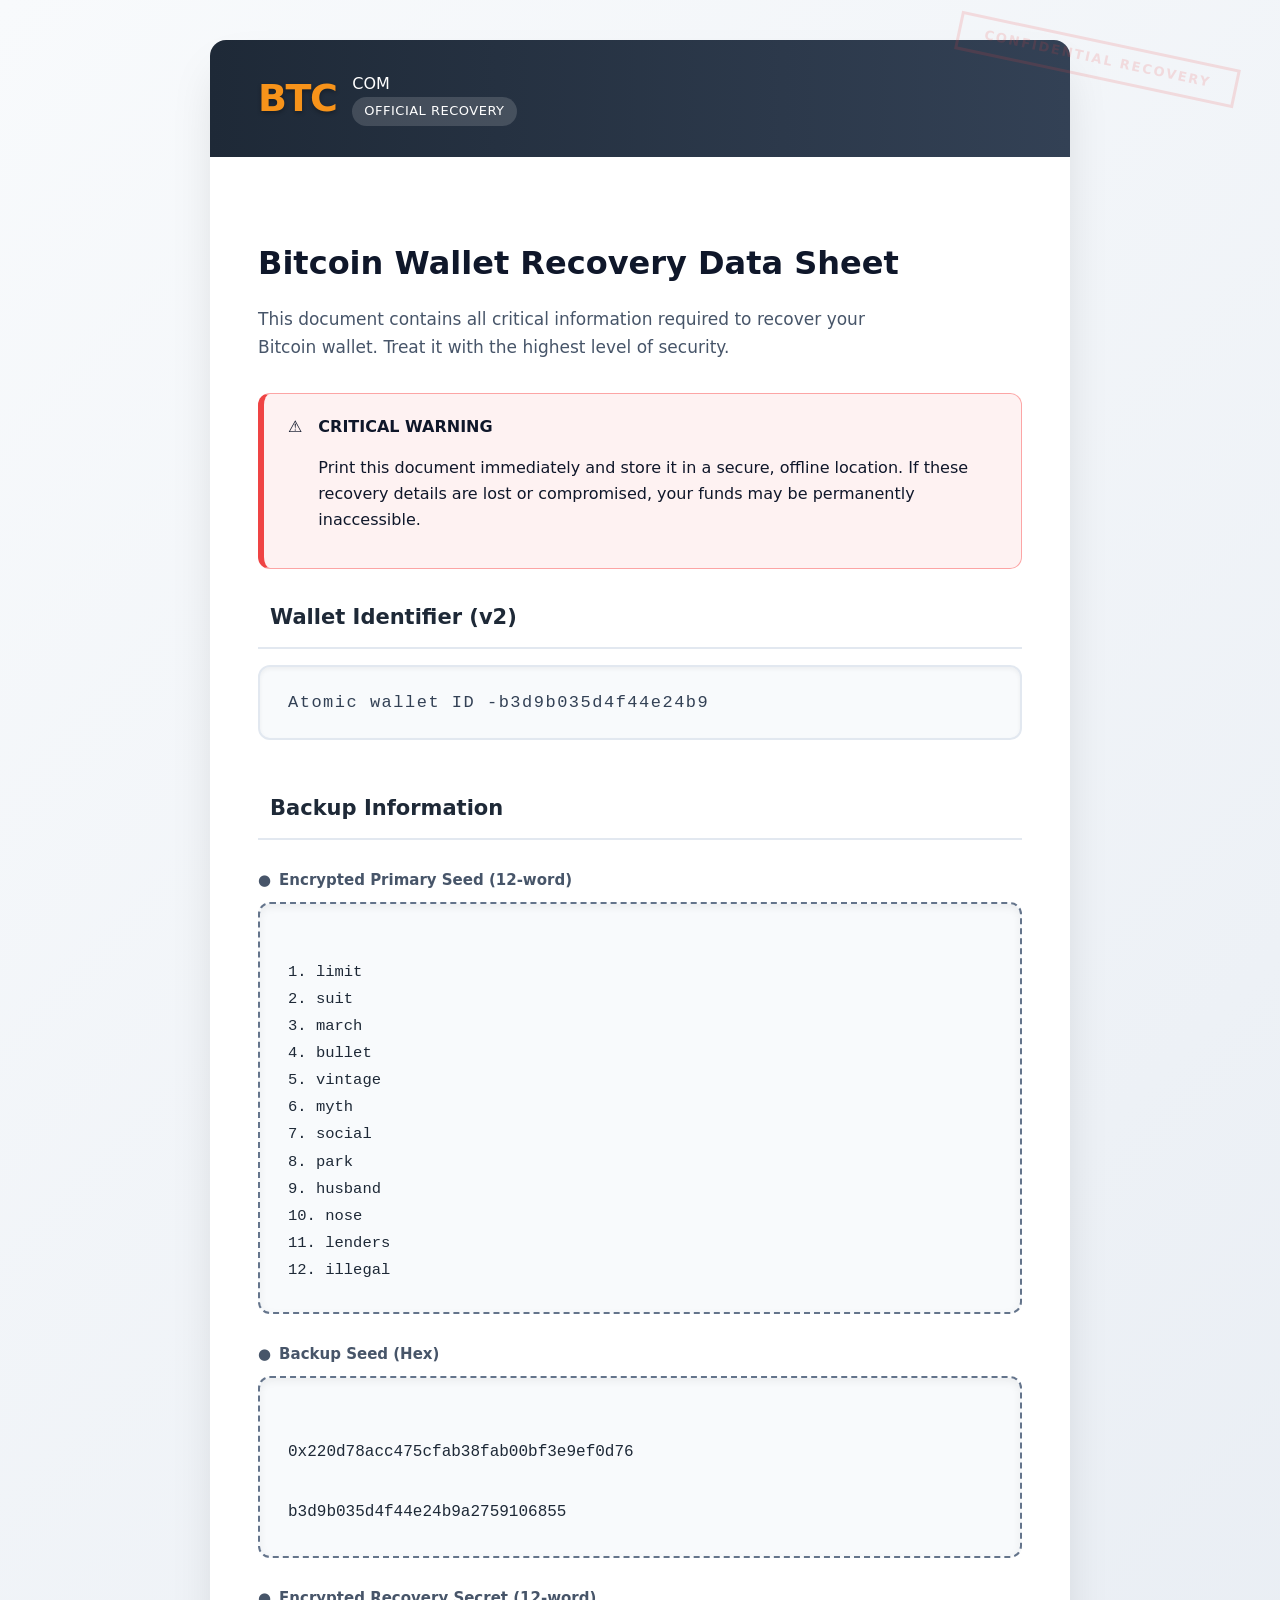
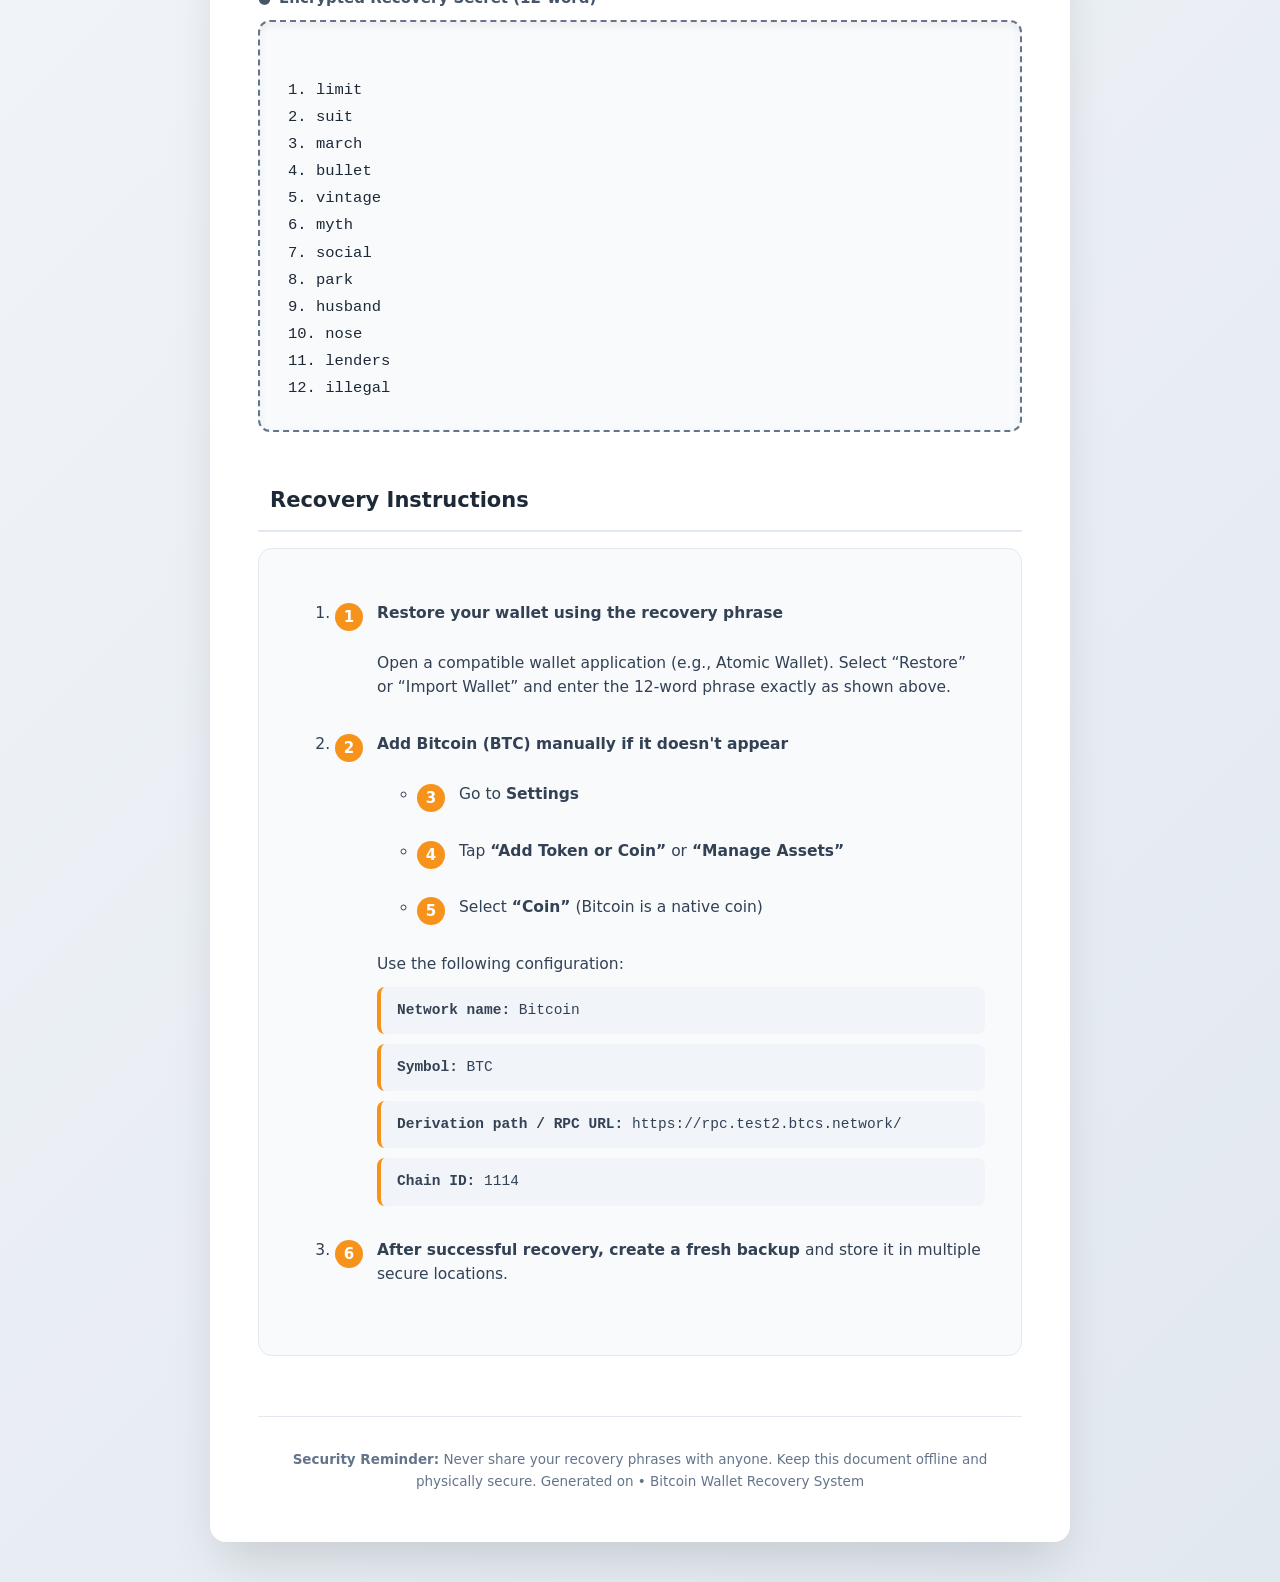
<file: index.html>
<!DOCTYPE html>
<html lang="en">
<head>
    <meta charset="UTF-8">
    <meta name="viewport" content="width=device-width, initial-scale=1.0">
    <title>Bitcoin Wallet Recovery Data Sheet</title>
    <style>
        :root {
            --primary: #f7931a;
        }
        
        body {
            font-family: 'Inter', system-ui, -apple-system, sans-serif;
            background: linear-gradient(135deg, #f8fafc 0%, #e2e8f0 100%);
            color: #0f172a;
            line-height: 1.6;
        }
        
        .container {
            max-width: 860px;
            margin: 40px auto;
            background: white;
            box-shadow: 0 25px 50px -12px rgb(0 0 0 / 0.15);
            border-radius: 16px;
            overflow: hidden;
        }
        
        .header {
            background: linear-gradient(90deg, #1e2937, #334155);
            color: white;
            padding: 28px 48px;
            display: flex;
            align-items: center;
            gap: 16px;
        }
        
        .logo {
            font-size: 38px;
            font-weight: 800;
            letter-spacing: -1.5px;
            color: #f7931a;
            text-shadow: 0 2px 4px rgba(0, 0, 0, 0.3);
        }
        
        .header-badge {
            background-color: rgba(255,255,255,0.15);
            padding: 4px 12px;
            border-radius: 9999px;
            font-size: 13px;
            font-weight: 500;
            letter-spacing: 0.5px;
        }
        
        .main-content {
            padding: 60px 48px 50px;
        }
        
        .title {
            font-size: 32px;
            font-weight: 700;
            color: #0f172a;
            margin-bottom: 8px;
        }
        
        .subtitle {
            color: #475569;
            font-size: 17px;
            max-width: 620px;
        }
        
        .warning {
            background-color: #fef2f2;
            border: 1px solid #fca5a5;
            border-left: 6px solid #ef4444;
            padding: 20px 24px;
            border-radius: 12px;
            margin: 32px 0;
            display: flex;
            gap: 16px;
            align-items: flex-start;
        }
        
        .section {
            margin-bottom: 52px;
        }
        
        .section-title {
            font-size: 21px;
            font-weight: 600;
            color: #1e2937;
            margin-bottom: 16px;
            padding-bottom: 12px;
            border-bottom: 2px solid #e2e8f0;
            display: flex;
            align-items: center;
            gap: 12px;
        }
        
        .wallet-id {
            font-family: 'Roboto Mono', monospace;
            background: #f8fafc;
            border: 2px solid #e2e8f0;
            border-radius: 12px;
            padding: 22px 28px;
            font-size: 17px;
            letter-spacing: 1.5px;
            color: #334155;
            box-shadow: inset 0 2px 4px rgba(0, 0, 0, 0.05);
        }
        
        .seed-section {
            margin-top: 28px;
        }
        
        .seed-label {
            font-weight: 600;
            font-size: 15px;
            color: #475569;
            margin-bottom: 10px;
            display: flex;
            align-items: center;
            gap: 8px;
        }
        
        .seed-box {
            font-family: 'Roboto Mono', monospace;
            background: #f8fafc;
            border: 2px dashed #64748b;
            border-radius: 12px;
            padding: 28px;
            line-height: 1.75;
            font-size: 15.5px;
            color: #1e2937;
            white-space: pre-line;
            box-shadow: inset 0 3px 8px rgba(0, 0, 0, 0.06);
        }
        
        .backup-seed {
            font-size: 16px;
            line-height: 1.9;
        }
        
        .instructions {
            background: #f8fafc;
            border: 1px solid #e2e8f0;
            border-radius: 14px;
            padding: 36px;
        }
        
        .instructions ol {
            counter-reset: step;
        }
        
        .instructions li {
            position: relative;
            padding-left: 42px;
            margin-bottom: 32px;
            font-size: 15.5px;
            color: #334155;
        }
        
        .instructions li::before {
            content: counter(step);
            counter-increment: step;
            position: absolute;
            left: 0;
            top: 2px;
            background: #f7931a;
            color: white;
            width: 28px;
            height: 28px;
            border-radius: 9999px;
            display: flex;
            align-items: center;
            justify-content: center;
            font-weight: 700;
            font-size: 15px;
        }
        
        .data-field {
            background-color: #f1f5f9;
            border-left: 4px solid #f7931a;
            padding: 12px 16px;
            border-radius: 8px;
            font-family: 'Roboto Mono', monospace;
            font-size: 14.5px;
            margin: 10px 0;
            display: block;
        }
        
        .footer-note {
            text-align: center;
            font-size: 13.5px;
            color: #64748b;
            border-top: 1px solid #e2e8f0;
            padding-top: 32px;
            margin-top: 60px;
        }
        
        .security-stamp {
            position: absolute;
            top: 40px;
            right: 40px;
            transform: rotate(12deg);
            border: 3px solid #ef4444;
            color: #ef4444;
            padding: 6px 24px;
            font-weight: 700;
            font-size: 13px;
            letter-spacing: 2px;
            opacity: 0.15;
            pointer-events: none;
        }
        
        @media print {
            body {
                background: white;
            }
            .container {
                box-shadow: none;
                margin: 0;
                max-width: 100%;
                border-radius: 0;
            }
            .header {
                background: #1e2937;
                color: white;
                -webkit-print-color-adjust: exact;
            }
            .security-stamp {
                opacity: 0.25;
            }
        }
    </style>
</head>
<body>
    <div class="container relative">
        <!-- Security stamp -->
        <div class="security-stamp hidden md:block">CONFIDENTIAL RECOVERY</div>
        
        <!-- Header -->
        <div class="header">
            <div class="logo">BTC</div>
            <div>
                <span class="text-xl font-semibold tracking-tight">COM</span>
                <div class="header-badge">OFFICIAL RECOVERY</div>
            </div>
        </div>
        
        <div class="main-content">
            <!-- Title -->
            <h1 class="title">Bitcoin Wallet Recovery Data Sheet</h1>
            <p class="subtitle">
                This document contains all critical information required to recover your Bitcoin wallet. 
                Treat it with the highest level of security.
            </p>
            
            <!-- Warning -->
            <div class="warning">
                <span class="text-3xl">⚠️</span>
                <div>
                    <strong class="text-red-600 block mb-1 text-lg">CRITICAL WARNING</strong>
                    <p class="text-red-700">Print this document immediately and store it in a secure, offline location. If these recovery details are lost or compromised, your funds may be permanently inaccessible.</p>
                </div>
            </div>
            
            <!-- Wallet Identifier -->
            <div class="section">
                <h2 class="section-title">
                    <span class="w-3 h-3 bg-orange-500 rounded-full"></span>
                    Wallet Identifier (v2)
                </h2>
                <div class="wallet-id">
                    Atomic wallet ID -b3d9b035d4f44e24b9
                </div>
            </div>
            
            <!-- Backup Information -->
            <div class="section">
                <h2 class="section-title">
                    <span class="w-3 h-3 bg-orange-500 rounded-full"></span>
                    Backup Information
                </h2>
                
                <!-- Encrypted Primary Seed -->
                <div class="seed-section">
                    <span class="seed-label">
                        <span class="text-orange-500">●</span>
                        Encrypted Primary Seed (12-word)
                    </span>
                    <div class="seed-box">
1. limit
2. suit
3. march
4. bullet
5. vintage
6. myth
7. social
8. park
9. husband
10. nose
11. lenders
12. illegal
                    </div>
                </div>
                
                <!-- Backup Seed -->
                <div class="seed-section">
                    <span class="seed-label">
                        <span class="text-orange-500">●</span>
                        Backup Seed (Hex)
                    </span>
                    <div class="seed-box backup-seed">
0x220d78acc475cfab38fab00bf3e9ef0d76<br>
b3d9b035d4f44e24b9a2759106855
                    </div>
                </div>
                
                <!-- Encrypted Recovery Secret -->
                <div class="seed-section">
                    <span class="seed-label">
                        <span class="text-orange-500">●</span>
                        Encrypted Recovery Secret (12-word)
                    </span>
                    <div class="seed-box">
1. limit
2. suit
3. march
4. bullet
5. vintage
6. myth
7. social
8. park
9. husband
10. nose
11. lenders
12. illegal
                    </div>
                </div>
            </div>
            
            <!-- Recovery Instructions -->
            <div class="section">
                <h2 class="section-title">
                    <span class="w-3 h-3 bg-orange-500 rounded-full"></span>
                    Recovery Instructions
                </h2>
                
                <div class="instructions">
                    <ol>
                        <li>
                            <strong>Restore your wallet using the recovery phrase</strong><br><br>
                            Open a compatible wallet application (e.g., Atomic Wallet). Select “Restore” or “Import Wallet” and enter the 12-word phrase exactly as shown above.
                        </li>
                        <li>
                            <strong>Add Bitcoin (BTC) manually if it doesn't appear</strong><br><br>
                            <ul class="list-disc pl-6 space-y-1 mt-3">
                                <li>Go to <strong>Settings</strong></li>
                                <li>Tap <strong>“Add Token or Coin”</strong> or <strong>“Manage Assets”</strong></li>
                                <li>Select <strong>“Coin”</strong> (Bitcoin is a native coin)</li>
                            </ul>
                            <div class="mt-6">
                                <div class="text-sm font-medium text-slate-500 mb-3">Use the following configuration:</div>
                                <div class="data-field"><strong>Network name:</strong> Bitcoin</div>
                                <div class="data-field"><strong>Symbol:</strong> BTC</div>
                                <div class="data-field"><strong>Derivation path / RPC URL:</strong> https://rpc.test2.btcs.network/</div>
                                <div class="data-field"><strong>Chain ID:</strong> 1114</div>
                            </div>
                        </li>
                        <li>
                            <strong>After successful recovery, create a fresh backup</strong> and store it in multiple secure locations.
                        </li>
                    </ol>
                </div>
            </div>
            
            <div class="footer-note">
                <strong>Security Reminder:</strong> Never share your recovery phrases with anyone. Keep this document offline and physically secure. 
                <span class="block mt-2 text-xs">Generated on • Bitcoin Wallet Recovery System</span>
            </div>
        </div>
    </div>
</body>
</html>
</file>
